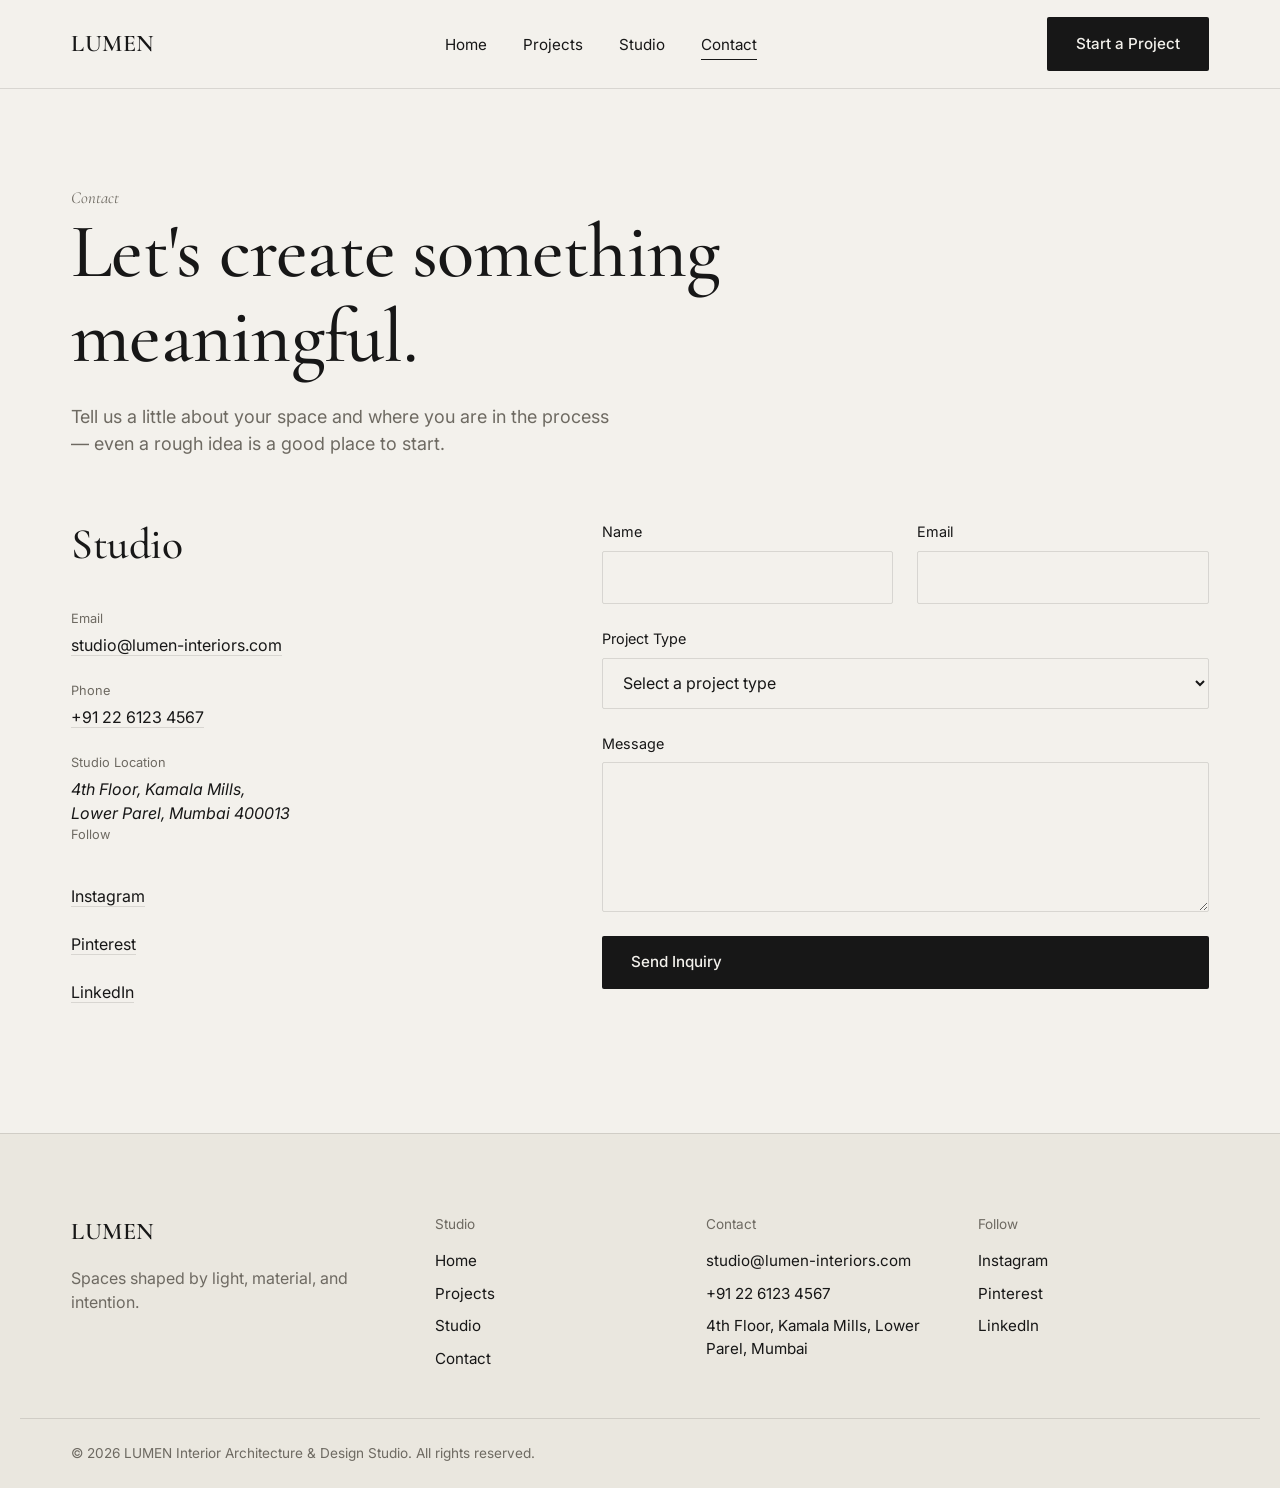
<file: contact.html>
<!DOCTYPE html>
<html lang="en">
<head>
  <meta charset="UTF-8" />
  <meta name="viewport" content="width=device-width, initial-scale=1.0" />
  <title>Contact — LUMEN Interior Architecture &amp; Design</title>
  <meta name="description" content="Start a project with LUMEN. Reach our Mumbai studio by email, phone, or the inquiry form below." />

  <link rel="preconnect" href="https://fonts.googleapis.com">
  <link rel="preconnect" href="https://fonts.gstatic.com" crossorigin>
  <link href="https://fonts.googleapis.com/css2?family=Inter:wght@400;500;600&family=Cormorant+Garamond:ital,wght@0,400;0,500;0,600;1,400&display=swap" rel="stylesheet">

  <link rel="icon" type="image/svg+xml" href="images/favicon.svg" />
  <link rel="stylesheet" href="css/style.css" />
</head>
<body>

  <header class="site-header">
    <div class="header-inner">
      <a href="index.html" class="logo">LUMEN</a>

      <nav class="main-nav" aria-label="Primary">
        <ul>
          <li><a href="index.html" class="nav-link">Home</a></li>
          <li><a href="projects.html" class="nav-link">Projects</a></li>
          <li><a href="studio.html" class="nav-link">Studio</a></li>
          <li><a href="contact.html" class="nav-link is-active">Contact</a></li>
        </ul>
      </nav>

      <a href="contact.html" class="btn btn-primary header-cta">Start a Project</a>

      <button type="button" class="nav-toggle" aria-label="Open menu" aria-expanded="false" aria-controls="mobile-nav">
        <span></span><span></span><span></span>
      </button>
    </div>

    <nav id="mobile-nav" class="mobile-nav" aria-label="Mobile">
      <ul>
        <li><a href="index.html" class="nav-link">Home</a></li>
        <li><a href="projects.html" class="nav-link">Projects</a></li>
        <li><a href="studio.html" class="nav-link">Studio</a></li>
        <li><a href="contact.html" class="nav-link is-active">Contact</a></li>
        <li><a href="contact.html" class="btn btn-primary">Start a Project</a></li>
      </ul>
    </nav>
  </header>

  <main id="main">

    <section class="page-intro container">
      <p class="eyebrow">Contact</p>
      <h1>Let's create something meaningful.</h1>
      <p class="body-lg">
        Tell us a little about your space and where you are in the
        process — even a rough idea is a good place to start.
      </p>
    </section>

    <section class="contact-layout container">
      <div class="contact-grid">

        <div class="contact-info">
          <h2>Studio</h2>
          <ul>
            <li>
              <span class="info-label">Email</span>
              <a href="mailto:studio@lumen-interiors.com">studio@lumen-interiors.com</a>
            </li>
            <li>
              <span class="info-label">Phone</span>
              <a href="tel:+912261234567">+91 22 6123 4567</a>
            </li>
            <li>
              <span class="info-label">Studio Location</span>
              <address>4th Floor, Kamala Mills,<br />Lower Parel, Mumbai 400013</address>
            </li>
          </ul>

          <div>
            <span class="info-label">Follow</span>
            <ul class="social-list">
              <li><a href="#">Instagram</a></li>
              <li><a href="#">Pinterest</a></li>
              <li><a href="#">LinkedIn</a></li>
            </ul>
          </div>
        </div>

        <form
          class="contact-form"
          id="inquiry-form"
          action="https://formspree.io/f/xrpbbaay"
          method="POST"
          novalidate
        >

          <div class="form-row">
            <div class="form-group">
              <label for="name">Name</label>
              <input type="text" id="name" name="name" required />
              <span class="field-error">Please tell us your name.</span>
            </div>

            <div class="form-group">
              <label for="email">Email</label>
              <input type="email" id="email" name="email" required />
              <span class="field-error">Please enter a valid email address.</span>
            </div>
          </div>

          <div class="form-group">
            <label for="project-type">Project Type</label>
            <select id="project-type" name="project-type" required>
              <option value="" selected disabled>Select a project type</option>
              <option value="residential">Residential</option>
              <option value="hospitality">Hospitality</option>
              <option value="commercial">Commercial</option>
              <option value="other">Other</option>
            </select>
            <span class="field-error">Please select a project type.</span>
          </div>

          <div class="form-group">
            <label for="message">Message</label>
            <textarea id="message" name="message" rows="5" required></textarea>
            <span class="field-error">Please add a short message.</span>
          </div>

          <button type="submit" class="btn btn-primary">Send Inquiry</button>

          <p class="form-status" id="form-status" role="status" aria-live="polite"></p>
        </form>

      </div>
    </section>

  </main>

  <footer class="site-footer">
    <div class="container footer-grid">
      <div class="footer-brand">
        <a href="index.html" class="logo">LUMEN</a>
        <p>Spaces shaped by light, material, and intention.</p>
      </div>

      <nav class="footer-nav" aria-label="Footer">
        <p class="footer-heading">Studio</p>
        <ul>
          <li><a href="index.html">Home</a></li>
          <li><a href="projects.html">Projects</a></li>
          <li><a href="studio.html">Studio</a></li>
          <li><a href="contact.html">Contact</a></li>
        </ul>
      </nav>

      <div class="footer-contact">
        <p class="footer-heading">Contact</p>
        <ul>
          <li><a href="mailto:studio@lumen-interiors.com">studio@lumen-interiors.com</a></li>
          <li><a href="tel:+912261234567">+91 22 6123 4567</a></li>
          <li>4th Floor, Kamala Mills, Lower Parel, Mumbai</li>
        </ul>
      </div>

      <div class="footer-social">
        <p class="footer-heading">Follow</p>
        <ul>
          <li><a href="#">Instagram</a></li>
          <li><a href="#">Pinterest</a></li>
          <li><a href="#">LinkedIn</a></li>
        </ul>
      </div>
    </div>

    <div class="container footer-bottom">
      <p>© 2026 LUMEN Interior Architecture &amp; Design Studio. All rights reserved.</p>
    </div>
  </footer>

  <script src="js/script.js"></script>
</body>
</html>
</file>
<file: css/style.css>
/* ==================================================
   RESET
   Minimal reset — remove default spacing/list styles
   and put every element on border-box sizing so that
   padding never adds to an element's declared width.
================================================== */
*,
*::before,
*::after {
  box-sizing: border-box;
}

html,
body,
h1, h2, h3, h4,
p, figure {
  margin: 0;
}

ul {
  list-style: none;
  margin: 0;
  padding: 0;
}

img {
  display: block;
  max-width: 100%;
}

a {
  color: inherit;
  text-decoration: none;
}

button {
  font: inherit;
  color: inherit;
  background: none;
  border: none;
  cursor: pointer;
}

/* Respect users who have asked their OS to reduce motion */
@media (prefers-reduced-motion: reduce) {
  *, *::before, *::after {
    animation-duration: 0.01ms !important;
    animation-iteration-count: 1 !important;
    transition-duration: 0.01ms !important;
  }
}

/* ==================================================
   DESIGN TOKENS
   Every color, font and spacing value the site uses
   lives here once. Sections below reference these
   variables instead of repeating raw values, so a
   brand change is a one-line edit, not a find/replace
   across the whole file.
================================================== */
:root {
  /* Color */
  --color-bg: #F3F1EC;
  --color-bg-raised: #EAE7DF;
  --color-text: #171717;
  --color-muted: #6E6A62;
  --color-accent: #9A8064;
  --color-line: rgba(23, 23, 23, 0.12);

  /* Type */
  --font-serif: "Cormorant Garamond", serif;
  --font-sans: "Inter", sans-serif;

  /* Layout */
  --container-width: 1240px;
  --container-pad: clamp(1.5rem, 4vw, 4rem);
  --header-height: 88px;
}

/* ==================================================
   BASE / TYPOGRAPHY
================================================== */
body {
  font-family: var(--font-sans);
  background-color: var(--color-bg);
  color: var(--color-text);
  line-height: 1.5;
  -webkit-font-smoothing: antialiased;
}

h1, h2, h3 {
  font-family: var(--font-serif);
  font-weight: 500;
  line-height: 1.1;
  letter-spacing: -0.01em;
}

/*
  clamp(min, preferred, max) lets the heading scale smoothly with
  the viewport instead of jumping between fixed sizes at each
  breakpoint. "preferred" is a vw-based value, so it grows with
  screen width; min/max stop it from ever getting unreadably
  small or absurdly large. This replaces writing three separate
  font-size rules across three media queries for one heading.
*/
h1 {
  font-size: clamp(2.75rem, 6vw, 5.5rem);
}

h2 {
  font-size: clamp(2rem, 3.4vw, 3rem);
}

h3 {
  font-size: clamp(1.25rem, 1.6vw, 1.5rem);
}

p {
  max-width: 60ch;
}

.body-lg {
  font-size: 1.125rem;
  color: var(--color-muted);
}

/* ==================================================
   LAYOUT HELPERS
================================================== */
.container {
  max-width: var(--container-width);
  margin-inline: auto;
  padding-inline: var(--container-pad);
}

/* ==================================================
   BUTTONS
   One button component with two visual variants, so
   every CTA on the site shares the same shape, padding
   and motion — a variant class only swaps color.
================================================== */
.btn {
  display: inline-flex;
  align-items: center;
  gap: 0.6rem;
  padding: 0.9rem 1.75rem;
  font-size: 0.95rem;
  font-weight: 500;
  border: 1px solid transparent;
  border-radius: 2px;
  transition: background-color 0.25s ease, color 0.25s ease, border-color 0.25s ease;
}

.btn-primary {
  background-color: var(--color-text);
  color: var(--color-bg);
}

.btn-primary:hover {
  background-color: var(--color-accent);
}

.btn-ghost {
  border-color: var(--color-text);
  color: var(--color-text);
}

.btn-ghost:hover {
  background-color: var(--color-text);
  color: var(--color-bg);
}

.btn:focus-visible,
a:focus-visible,
button:focus-visible {
  outline: 2px solid var(--color-accent);
  outline-offset: 3px;
}

/* ==================================================
   SITE HEADER / NAVIGATION
================================================== */
.site-header {
  position: sticky;
  top: 0;
  z-index: 50;
  background-color: var(--color-bg);
  border-bottom: 1px solid var(--color-line);
}

/*
  position: sticky keeps the header in normal document flow
  (it doesn't overlap content the way "fixed" would) but pins
  it to the top of the viewport once the page scrolls past it.
  "top: 0" sets where it sticks. z-index: 50 makes sure it
  stays above the hero image and other section content
  instead of being scrolled behind them.
*/

.header-inner {
  max-width: var(--container-width);
  margin-inline: auto;
  padding-inline: var(--container-pad);
  height: var(--header-height);
  display: flex;
  align-items: center;
  justify-content: space-between;
  gap: 2rem;
}

.logo {
  font-family: var(--font-serif);
  font-size: 1.5rem;
  font-weight: 600;
  letter-spacing: 0.02em;
}

.main-nav ul {
  display: flex;
  gap: 2.25rem;
}

.nav-link {
  position: relative;
  font-size: 0.95rem;
  padding-block: 0.25rem;
}

/*
  The underline is a separate ::after element rather than
  text-decoration because it needs its own transition and
  its own resting width of 0 — a plain underline can't
  animate its length on hover.
*/
.nav-link::after {
  content: "";
  position: absolute;
  left: 0;
  bottom: -2px;
  width: 0;
  height: 1px;
  background-color: var(--color-text);
  transition: width 0.25s ease;
}

.nav-link:hover::after,
.nav-link.is-active::after {
  width: 100%;
}

.header-cta {
  flex-shrink: 0;
}

/* Mobile nav toggle — hidden on desktop, shown via media query below */
.nav-toggle {
  display: none;
  flex-direction: column;
  justify-content: center;
  gap: 5px;
  width: 32px;
  height: 32px;
}

.nav-toggle span {
  display: block;
  width: 100%;
  height: 1px;
  background-color: var(--color-text);
  transition: transform 0.25s ease, opacity 0.25s ease;
}

.mobile-nav {
  display: none;
}

/* ==================================================
   HERO
   Redesigned as an asymmetrical split rather than a
   full-bleed photo with text overlaid on top. A photo
   with a dark gradient and centered/overlaid text is one
   of the most recognizable "generic template" hero
   patterns — splitting the section into an editorial text
   column and a true full-height photograph reads as a
   more deliberate, magazine-like composition, and it means
   the heading no longer has to fight a busy photo for
   contrast.
================================================== */
.hero {
  display: grid;
  grid-template-columns: minmax(320px, 42%) 1fr;
  min-height: calc(100vh - var(--header-height));
}

.hero-text {
  display: flex;
  flex-direction: column;
  justify-content: center;
  padding: 3rem var(--container-pad);
}

.hero-heading {
  max-width: 11ch;
}

.hero-sub {
  margin-top: 1.75rem;
  max-width: 34ch;
}

.hero-actions {
  display: flex;
  gap: 1rem;
  margin-top: 2.5rem;
  flex-wrap: wrap;
}

/*
  No position rule needed here: .hero-media is a direct grid
  item, so it already fills its column's full row height by
  default (grid's default align-items: stretch). The image
  just needs height: 100% to fill *that* box.
*/
.hero-media img {
  width: 100%;
  height: 100%;
  object-fit: cover;
}

@media (max-width: 900px) {
  .hero {
    grid-template-columns: 1fr;
    min-height: 0;
  }

  /*
    order only has an effect on flex/grid children, so .hero stays
    a grid (just single-column) instead of switching to block —
    that's what lets us reorder the image above the text here
    without changing the HTML source order.
  */
  .hero-media {
    order: -1;
    aspect-ratio: 4 / 5;
  }

  .hero-media img {
    height: 100%;
  }

  .hero-text {
    padding: 3rem var(--container-pad);
  }
}

/* ==================================================
   RESPONSIVE — TABLET (≤ 900px)
================================================== */
@media (max-width: 900px) {
  .main-nav,
  .header-cta {
    display: none;
  }

  .nav-toggle {
    display: flex;
  }

  .mobile-nav {
    position: absolute;
    top: var(--header-height);
    left: 0;
    right: 0;
    background-color: var(--color-bg);
    border-bottom: 1px solid var(--color-line);
    transform: translateY(-10px);
    opacity: 0;
    pointer-events: none;
    transition: transform 0.25s ease, opacity 0.25s ease;
  }

  .mobile-nav.is-open {
    display: block;
    transform: translateY(0);
    opacity: 1;
    pointer-events: auto;
  }

  .mobile-nav ul {
    display: flex;
    flex-direction: column;
    padding: 1.5rem var(--container-pad) 2rem;
    gap: 1.25rem;
  }

  .hero-heading {
    font-size: clamp(2.75rem, 12vw, 4.5rem);
  }
}

/* ==================================================
   RESPONSIVE — MOBILE (≤ 560px)
================================================== */
@media (max-width: 560px) {
  .hero-actions {
    flex-direction: column;
    align-items: flex-start;
  }

  .hero-actions .btn {
    width: 100%;
    justify-content: center;
  }
}

/* ==================================================
   EYEBROW LABEL
   A small section label. Kept sentence-case and in the
   serif italic rather than tracked-out uppercase, so it
   reads as a caption, not template chrome.
================================================== */
.eyebrow {
  font-family: var(--font-serif);
  font-style: italic;
  font-weight: 400;
  font-size: 1.05rem;
  color: var(--color-muted);
}

/* ==================================================
   FEATURED PROJECT
================================================== */
.featured {
  padding-top: 6rem;
}

.featured .eyebrow {
  margin-bottom: 1.5rem;
}

/*
  This frame is intentionally full-bleed (no side padding, no
  max-width) so the featured image reads as one large architectural
  photograph rather than another "boxed card" on the page — a
  visual break from the contained sections above and below it.
*/
.featured-frame {
  position: relative;
  width: 100%;
  aspect-ratio: 16 / 9;
  overflow: hidden;
}

.featured-frame img {
  width: 100%;
  height: 100%;
  object-fit: cover;
}

/*
  The caption is a small panel floating over the photo's bottom-left
  corner rather than sitting below it as normal text — this is what
  the brief calls "image + text" positioning. .featured-frame is
  the positioned ancestor (position: relative above), so
  .featured-caption's "absolute" coordinates are relative to the
  photo, not the page.
*/
.featured-caption {
  position: absolute;
  left: var(--container-pad);
  bottom: var(--container-pad);
  background-color: var(--color-bg);
  padding: 1.75rem 2.25rem;
  max-width: 20rem;
}

.featured-caption h2 {
  font-size: clamp(1.5rem, 2.4vw, 2rem);
}

.featured-meta {
  display: flex;
  gap: 1.25rem;
  margin-top: 0.75rem;
  color: var(--color-muted);
  font-size: 0.9rem;
}

/* ==================================================
   STUDIO INTRODUCTION
   A 12-column grid lets the image and text overlap by one
   column instead of sitting in two clean, separate halves —
   a small asymmetry that reads as designed rather than
   auto-generated. repeat(12, 1fr) creates twelve equal
   tracks; grid-column: start / end then places each element
   across however many of those tracks it needs.
================================================== */
.studio-intro {
  padding-block: 8rem;
}

/*
  align-items: stretch (the grid default — listed explicitly here
  so it's obvious) makes every column fill the height of the
  tallest one in the row, which in practice is whichever is taller:
  the image or the text block. Giving .studio-intro-image a fixed
  aspect-ratio fought that: the image claimed its own short height
  and just left blank space below it whenever the text ran taller.
  Removing the aspect-ratio and letting the image's height come
  from the grid row (height: 100% below) means it always matches
  the text block exactly, with no leftover gap either way.
*/
.studio-intro-grid {
  display: grid;
  grid-template-columns: repeat(12, 1fr);
  align-items: stretch;
}

.studio-intro-image {
  grid-column: 1 / 8;
}

.studio-intro-image img {
  width: 100%;
  height: 100%;
  min-height: 22rem;
  object-fit: cover;
}

/*
  A small margin-top offsets the text panel below the image's top
  edge — a deliberate stair-step rather than a dead-even split,
  which reads as more considered than two boxes lined up exactly.
  Padding stays off the top edge so that offset isn't doubled up.
*/
.studio-intro-text {
  grid-column: 7 / 13;
  background-color: var(--color-bg);
  padding: 0 0 3rem 3rem;
  margin-top: 2.5rem;
  position: relative;
  z-index: 1;
}

.studio-intro-text h2 {
  margin-bottom: 1.5rem;
}

.studio-intro-text .btn {
  margin-top: 2rem;
}

@media (max-width: 900px) {
  .studio-intro-grid {
    display: block;
  }

  .studio-intro-image {
    margin-bottom: 2.5rem;
  }

  .studio-intro-text {
    padding: 0;
    margin-top: 0;
  }

  .featured-caption {
    position: static;
    max-width: none;
    margin-top: -0.5rem;
  }

  .featured-frame {
    aspect-ratio: 4 / 3;
  }
}

/* ==================================================
   SELECTED PROJECTS
   An asymmetrical grid instead of four identical cards.
   grid-auto-rows fixes a row height, and each tile then
   spans a different number of columns/rows across that
   shared row grid — this is what actually creates the
   "one big tile, two small tiles, one wide banner"
   composition instead of a uniform checkerboard.
================================================== */
.selected-projects {
  padding-block: 8rem;
}

.section-head {
  display: flex;
  align-items: baseline;
  justify-content: space-between;
  margin-bottom: 2.5rem;
  flex-wrap: wrap;
  gap: 1rem;
}

.text-link {
  font-size: 0.95rem;
  border-bottom: 1px solid var(--color-line);
  padding-bottom: 2px;
  transition: border-color 0.25s ease, color 0.25s ease;
}

.text-link:hover {
  border-color: var(--color-text);
  color: var(--color-accent);
}

.projects-grid {
  display: grid;
  grid-template-columns: repeat(6, 1fr);
  grid-auto-rows: clamp(200px, 22vw, 280px);
  gap: 1.5rem;
}

.project-tile {
  position: relative;
  display: block;
  overflow: hidden;
}

.project-tile img {
  width: 100%;
  height: 100%;
  object-fit: cover;
  transition: transform 0.5s ease;
}

/*
  Scaling the image, not the tile, on hover keeps the tile's
  boundary (and the caption sitting inside it) perfectly still —
  only the photo inside the frame grows, which reads as a subtle
  zoom rather than the whole layout shifting.
*/
.project-tile:hover img {
  transform: scale(1.05);
}

.tile-caption {
  position: absolute;
  left: 0;
  right: 0;
  bottom: 0;
  padding: 1.5rem;
  color: #fff;
  background: linear-gradient(180deg, rgba(23,23,23,0) 50%, rgba(23,23,23,0.65) 100%);
  display: flex;
  flex-direction: column;
  gap: 0.2rem;
}

.tile-name {
  font-family: var(--font-serif);
  font-size: 1.3rem;
}

.tile-meta {
  font-size: 0.85rem;
  color: rgba(255,255,255,0.8);
}

/* Explicit spans — this is the whole layout in four lines */
.tile-residence { grid-column: 1 / 4; grid-row: 1 / 3; }
.tile-coastal    { grid-column: 4 / 7; grid-row: 1 / 2; }
.tile-courtyard  { grid-column: 4 / 7; grid-row: 2 / 3; }
.tile-atelier    { grid-column: 1 / 7; grid-row: 3 / 4; }

/* ==================================================
   DESIGN PHILOSOPHY
================================================== */
.philosophy {
  padding-block: 8rem;
  border-top: 1px solid var(--color-line);
}

.philosophy-grid {
  display: grid;
  grid-template-columns: repeat(3, 1fr);
  gap: 3rem;
  margin-top: 3rem;
}

.philosophy-index {
  display: block;
  font-family: var(--font-serif);
  font-style: italic;
  color: var(--color-accent);
  font-size: 1.5rem;
  margin-bottom: 1rem;
}

.philosophy-item h3 {
  margin-bottom: 0.75rem;
}

.philosophy-item p {
  color: var(--color-muted);
}

/* ==================================================
   CTA BAND
================================================== */
.cta-band {
  background-color: var(--color-text);
  color: var(--color-bg);
  padding-block: 6rem;
}

.cta-band-inner {
  display: flex;
  align-items: center;
  justify-content: space-between;
  gap: 2rem;
  flex-wrap: wrap;
}

.cta-band h2 {
  color: var(--color-bg);
  max-width: 14ch;
}

.cta-band .btn-primary {
  background-color: var(--color-bg);
  color: var(--color-text);
}

.cta-band .btn-primary:hover {
  background-color: var(--color-accent);
  color: #fff;
}

/* ==================================================
   SITE FOOTER
================================================== */
.site-footer {
  background-color: var(--color-bg-raised);
  border-top: 1px solid var(--color-line);
  padding-top: 5rem;
}

.footer-grid {
  display: grid;
  grid-template-columns: 1.4fr 1fr 1fr 1fr;
  gap: 2.5rem;
  padding-bottom: 3rem;
}

.footer-brand p {
  margin-top: 1rem;
  color: var(--color-muted);
  max-width: 28ch;
}

.footer-heading {
  font-size: 0.85rem;
  color: var(--color-muted);
  margin-bottom: 1rem;
}

.footer-nav ul,
.footer-contact ul,
.footer-social ul {
  display: flex;
  flex-direction: column;
  gap: 0.6rem;
  font-size: 0.95rem;
}

.footer-bottom {
  border-top: 1px solid var(--color-line);
  padding-block: 1.5rem;
  font-size: 0.85rem;
  color: var(--color-muted);
}

@media (max-width: 900px) {
  .projects-grid {
    grid-template-columns: 1fr;
    grid-auto-rows: auto;
  }

  .tile-residence, .tile-coastal, .tile-courtyard, .tile-atelier {
    grid-column: auto;
    grid-row: auto;
    aspect-ratio: 4 / 3;
  }

  .philosophy-grid {
    grid-template-columns: 1fr;
    gap: 2.5rem;
  }

  .footer-grid {
    grid-template-columns: 1fr 1fr;
    row-gap: 2.5rem;
  }
}

@media (max-width: 560px) {
  .footer-grid {
    grid-template-columns: 1fr;
  }
}

/* ==================================================
   PAGE INTRO
   Shared heading block used at the top of Projects,
   Studio and Contact — keeps the "big serif statement +
   supporting line" pattern consistent across pages
   instead of inventing a new header treatment each time.
================================================== */
.page-intro {
  padding-top: 6rem;
  padding-bottom: 4rem;
}

.page-intro h1 {
  max-width: 18ch;
}

.page-intro .body-lg {
  margin-top: 1.5rem;
  max-width: 50ch;
}

/* ==================================================
   PROJECTS PAGE — alternating editorial rows
   Reuses the 12-column overlap technique from the homepage
   studio intro, but alternates which side the image sits on
   using :nth-child(even) — a selector that matches every
   second element without needing a class on each one.
================================================== */
.project-row {
  display: grid;
  grid-template-columns: repeat(12, 1fr);
  gap: 2rem;
  padding-block: 5rem;
  border-top: 1px solid var(--color-line);
  align-items: stretch;
}

.project-row:first-of-type {
  border-top: none;
  padding-top: 0;
}

.project-row .project-image {
  grid-column: 1 / 8;
}

/*
  Same fix as the homepage studio-intro: height: 100% instead of a
  fixed aspect-ratio, so the image always matches the description
  column's actual height (which varies row to row) instead of
  sometimes leaving a gap and sometimes running short.
*/
.project-row .project-image img {
  width: 100%;
  height: 100%;
  min-height: 20rem;
  object-fit: cover;
}

.project-row .project-info {
  grid-column: 8 / 13;
}

/*
  :nth-child(even) targets every second .project-row (2nd, 4th...)
  and flips its two children onto opposite grid columns, so
  Coastal House and Atelier 17 mirror Residence No. 01 and Quiet
  Courtyard instead of the whole list reading as one repeated block.
*/
.project-row:nth-child(even) .project-image {
  grid-column: 6 / 13;
  grid-row: 1;
}

.project-row:nth-child(even) .project-info {
  grid-column: 1 / 6;
  grid-row: 1;
}

.project-category {
  color: var(--color-muted);
  font-size: 0.85rem;
}

.project-info h2 {
  margin-top: 0.5rem;
}

.project-meta {
  display: flex;
  gap: 1rem;
  margin-top: 0.6rem;
  color: var(--color-muted);
  font-size: 0.9rem;
}

.project-desc {
  margin-top: 1.5rem;
  color: var(--color-muted);
}

@media (max-width: 900px) {
  .project-row,
  .project-row:nth-child(even) {
    display: block;
  }

  .project-row .project-info {
    margin-top: 1.5rem;
  }
}

/* ==================================================
   STUDIO PAGE
================================================== */
.studio-portrait {
  width: 100%;
  aspect-ratio: 16 / 8;
  object-fit: cover;
  margin-bottom: 6rem;
}

.approach {
  padding-bottom: 6rem;
}

/*
  minmax(160px, 1fr) means each column is never narrower than
  160px, but grows evenly to fill remaining space above that —
  paired with repeat(4, ...) that's four flexible columns that
  won't crush the text at "Interior Architecture"-length labels.
*/
.approach-grid {
  display: grid;
  grid-template-columns: repeat(4, minmax(160px, 1fr));
  gap: 2rem;
  margin-top: 3rem;
}

.studio-philosophy {
  padding-block: 6rem;
  border-top: 1px solid var(--color-line);
}

/*
  columns (the CSS multi-column module) flows text into
  newspaper-style columns automatically — it's neither Grid nor
  Flexbox, it just re-wraps one block of text. Used here, once,
  for a long-form editorial passage where that print-like feel
  fits; it isn't a general layout tool the way Grid is.
*/
.studio-philosophy-text {
  margin-top: 2rem;
  columns: 2;
  column-gap: 3rem;
}

.studio-philosophy-text p + p {
  margin-top: 1.25rem;
}

.capabilities {
  padding-block: 6rem;
  border-top: 1px solid var(--color-line);
}

.capabilities-list {
  margin-top: 2.5rem;
}

.capabilities-list li {
  display: flex;
  align-items: baseline;
  gap: 1.5rem;
  padding-block: 1.4rem;
  border-bottom: 1px solid var(--color-line);
  font-family: var(--font-serif);
  font-size: clamp(1.25rem, 2vw, 1.75rem);
}

.capabilities-list li:first-child {
  border-top: 1px solid var(--color-line);
}

.cap-index {
  font-family: var(--font-sans);
  font-size: 0.85rem;
  color: var(--color-muted);
}

@media (max-width: 900px) {
  .approach-grid {
    grid-template-columns: repeat(2, 1fr);
  }

  .studio-philosophy-text {
    columns: 1;
  }
}

/* ==================================================
   CONTACT PAGE
================================================== */
.contact-layout {
  padding-bottom: 7rem;
}

.contact-grid {
  display: grid;
  grid-template-columns: 1fr 1.3fr;
  gap: 4rem;
}

.contact-info ul {
  display: flex;
  flex-direction: column;
  gap: 1.5rem;
  margin-top: 2.5rem;
}

.info-label {
  display: block;
  font-size: 0.8rem;
  color: var(--color-muted);
  margin-bottom: 0.3rem;
}

.contact-info a {
  border-bottom: 1px solid var(--color-line);
  transition: border-color 0.25s ease, color 0.25s ease;
}

.contact-info a:hover {
  border-color: var(--color-text);
  color: var(--color-accent);
}

.social-list {
  display: flex;
  gap: 1.25rem;
  margin-top: 2.5rem;
}

/* Form */
.contact-form {
  display: flex;
  flex-direction: column;
  gap: 1.5rem;
}

.form-row {
  display: grid;
  grid-template-columns: 1fr 1fr;
  gap: 1.5rem;
}

.form-group {
  display: flex;
  flex-direction: column;
  gap: 0.5rem;
}

.form-group label {
  font-size: 0.9rem;
}

.form-group input,
.form-group select,
.form-group textarea {
  padding: 0.85rem 1rem;
  border: 1px solid var(--color-line);
  background-color: transparent;
  border-radius: 2px;
  font: inherit;
  color: var(--color-text);
}

.form-group input:focus,
.form-group select:focus,
.form-group textarea:focus {
  outline: none;
  border-color: var(--color-text);
}

.field-error {
  font-size: 0.8rem;
  color: #B3261E;
  display: none;
}

.form-group.has-error input,
.form-group.has-error select,
.form-group.has-error textarea {
  border-color: #B3261E;
}

.form-group.has-error .field-error {
  display: block;
}

.form-status {
  margin-top: 0.5rem;
  font-size: 0.95rem;
}

.form-status.is-success {
  color: #3F6B4A;
}

@media (max-width: 900px) {
  .contact-grid {
    grid-template-columns: 1fr;
    gap: 3rem;
  }
}

@media (max-width: 560px) {
  .form-row {
    grid-template-columns: 1fr;
  }
}

/* ==================================================
   PROJECT CASE STUDY PAGES (nested under /projects/)
   These pages sit one folder deeper than the rest of the
   site, so every relative link and asset path (css/, js/,
   images/, and links back to root pages) needs an extra
   "../" to climb back out of /projects/ first. The classes
   below are new, but every color, spacing and type value
   still comes from the same --color-* / --font-* tokens
   defined at the top of this file, so the pages inherit
   LUMEN's look automatically rather than redefining it.
================================================== */

/* --- Hero: reuses the .featured-frame idea (full-bleed
   image, caption floated over the corner) rather than
   inventing a new hero pattern for these pages. --- */
.project-hero {
  position: relative;
  width: 100%;
  aspect-ratio: 16 / 10;
  overflow: hidden;
}

.project-hero img {
  width: 100%;
  height: 100%;
  object-fit: cover;
}

.project-hero-caption {
  position: absolute;
  left: var(--container-pad);
  bottom: var(--container-pad);
  background-color: var(--color-bg);
  padding: 1.75rem 2.25rem;
  max-width: 26rem;
}

.project-hero-caption .project-category {
  margin-bottom: 0.5rem;
}

.project-hero-caption h1 {
  font-size: clamp(1.75rem, 3vw, 2.75rem);
}

@media (max-width: 900px) {
  .project-hero {
    aspect-ratio: 4 / 3;
  }

  .project-hero-caption {
    position: static;
    max-width: none;
    margin-top: 1.5rem;
  }
}

/* --- Introduction: same "big serif statement" pattern
   used in .studio-intro-text and .page-intro. --- */
.project-intro {
  padding-block: 5rem;
}

.project-intro h2 {
  max-width: 20ch;
  margin-bottom: 1.5rem;
}

/* --- Metadata grid: a real use case for Grid over Flexbox
   here, because each label/value pair needs to line up in
   its own column across every row, not just sit in a row
   together. auto-fit + minmax lets it collapse to fewer
   columns on narrow screens without a media query doing
   the counting for us. --- */
.project-meta-grid {
  display: grid;
  grid-template-columns: repeat(auto-fit, minmax(140px, 1fr));
  gap: 2rem;
  padding-block: 3rem;
  border-top: 1px solid var(--color-line);
  border-bottom: 1px solid var(--color-line);
}

.meta-item .info-label {
  margin-bottom: 0.4rem;
}

.meta-item p {
  font-family: var(--font-serif);
  font-size: 1.2rem;
}

/* --- Gallery: a 12-column grid, same technique as
   .project-row, but reused here for image-only
   compositions instead of image+text rows. Each layout
   variant below is just a different set of grid-column
   spans on the same .gallery-grid parent, so new
   arrangements only ever mean adding a new modifier
   class here rather than new markup patterns. --- */
.project-gallery {
  padding-block: 6rem;
  display: flex;
  flex-direction: column;
  gap: 2rem;
}

.gallery-full img {
  width: 100%;
  aspect-ratio: 16 / 8;
  object-fit: cover;
}

.gallery-pair {
  display: grid;
  grid-template-columns: 1fr 1fr;
  gap: 2rem;
}

.gallery-pair.pair-uneven {
  grid-template-columns: 1fr 1.6fr;
}

.gallery-pair img {
  width: 100%;
  height: 100%;
  aspect-ratio: 4 / 5;
  object-fit: cover;
}

.gallery-pair.pair-uneven img {
  aspect-ratio: 3 / 4;
}

@media (max-width: 700px) {
  .gallery-pair,
  .gallery-pair.pair-uneven {
    grid-template-columns: 1fr;
  }
}

/* --- Story: Light / Material / Proportion / Function,
   reusing .philosophy-index and the same four-principle
   idea already established on the homepage and studio
   page, so the visual language stays connected. --- */
.project-story {
  padding-block: 6rem;
  border-top: 1px solid var(--color-line);
}

.story-grid {
  display: grid;
  grid-template-columns: repeat(2, 1fr);
  gap: 3rem 4rem;
  margin-top: 3rem;
}

.story-item h3 {
  margin-bottom: 0.75rem;
}

.story-item p {
  color: var(--color-muted);
}

@media (max-width: 700px) {
  .story-grid {
    grid-template-columns: 1fr;
  }
}

/* --- Prev / Next / All Projects navigation --- */
.project-nav {
  border-top: 1px solid var(--color-line);
  padding-block: 4rem 6rem;
}

.project-nav-links {
  display: grid;
  grid-template-columns: 1fr auto 1fr;
  align-items: center;
  gap: 2rem;
}

.project-nav-link {
  display: flex;
  flex-direction: column;
  gap: 0.4rem;
}

.project-nav-link.next {
  text-align: right;
  align-items: flex-end;
}

.project-nav-link .nav-dir {
  font-size: 0.8rem;
  color: var(--color-muted);
}

.project-nav-link .nav-title {
  font-family: var(--font-serif);
  font-size: 1.3rem;
}

@media (max-width: 700px) {
  .project-nav-links {
    grid-template-columns: 1fr;
    text-align: left;
    gap: 1.5rem;
  }

  .project-nav-link.next {
    text-align: left;
    align-items: flex-start;
  }
}

.featured-caption .text-link {
  display: inline-block;
  margin-top: 1rem;
}
</file>
